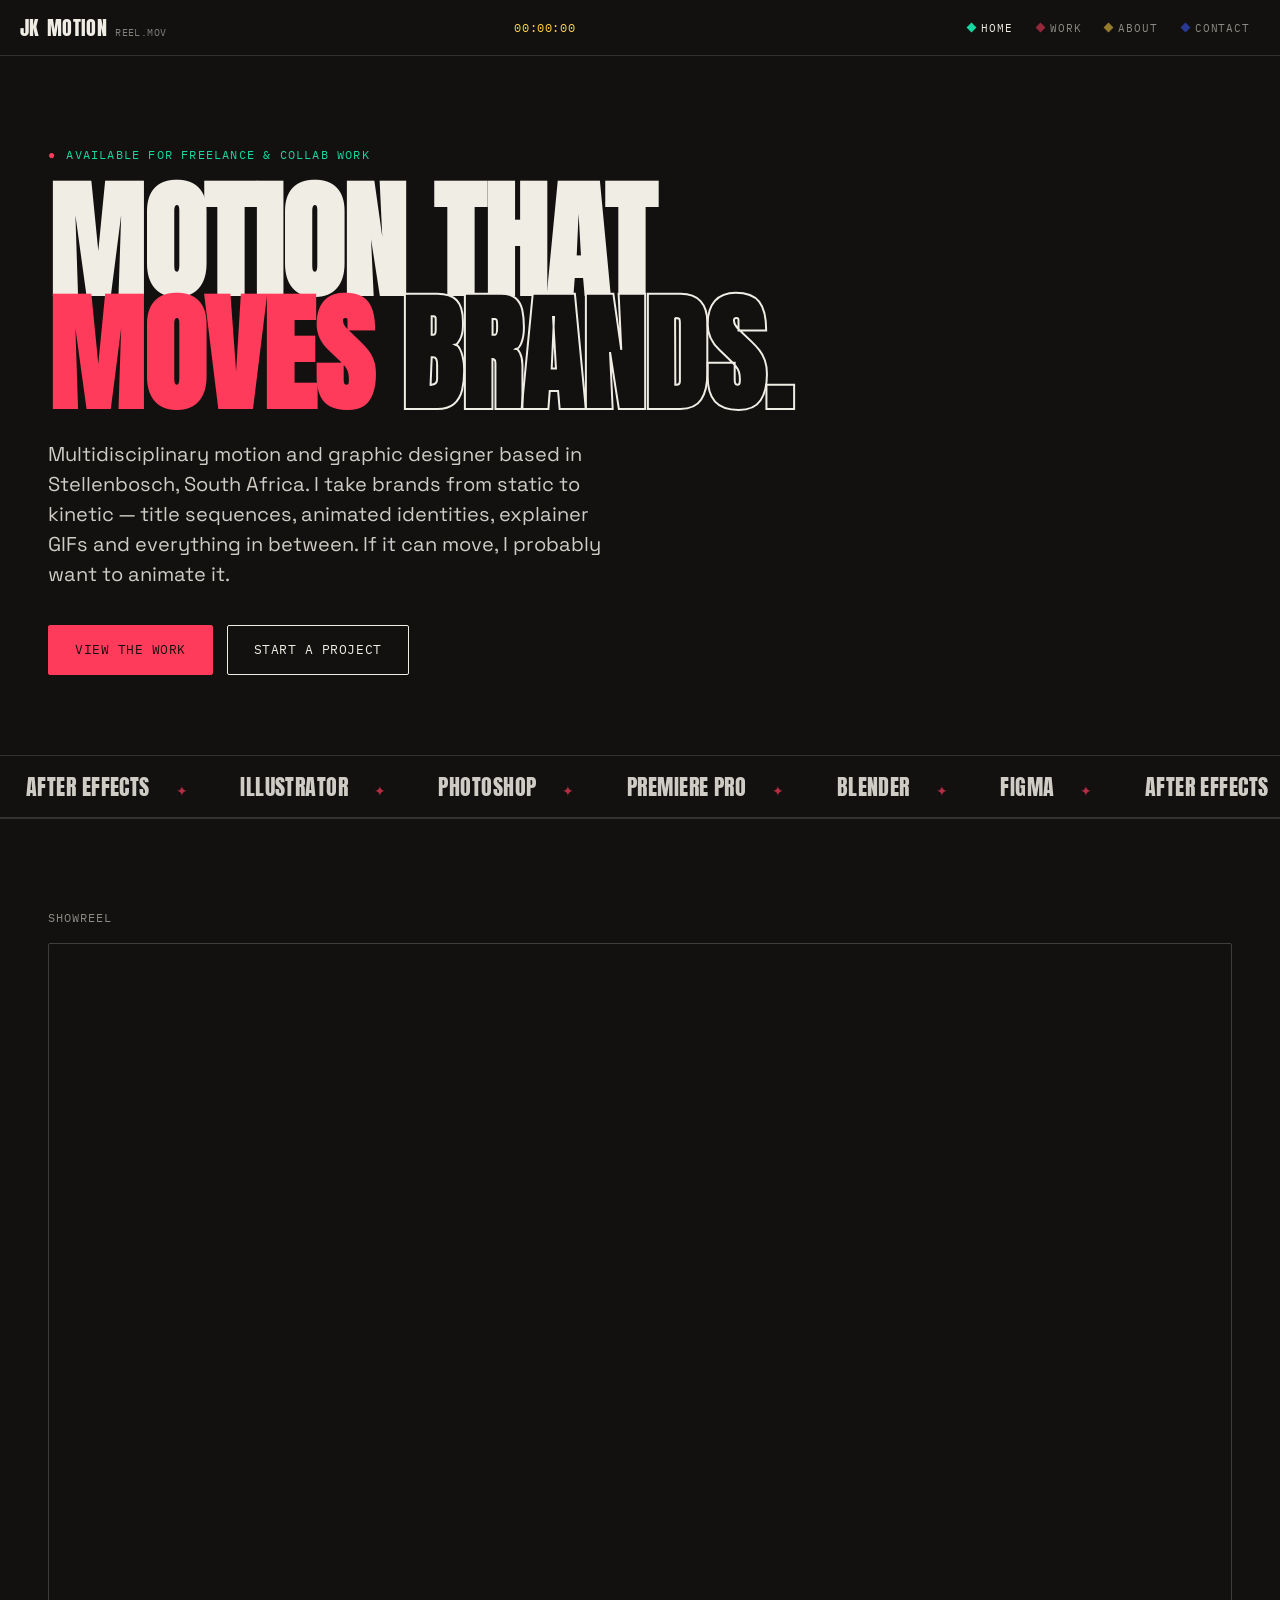
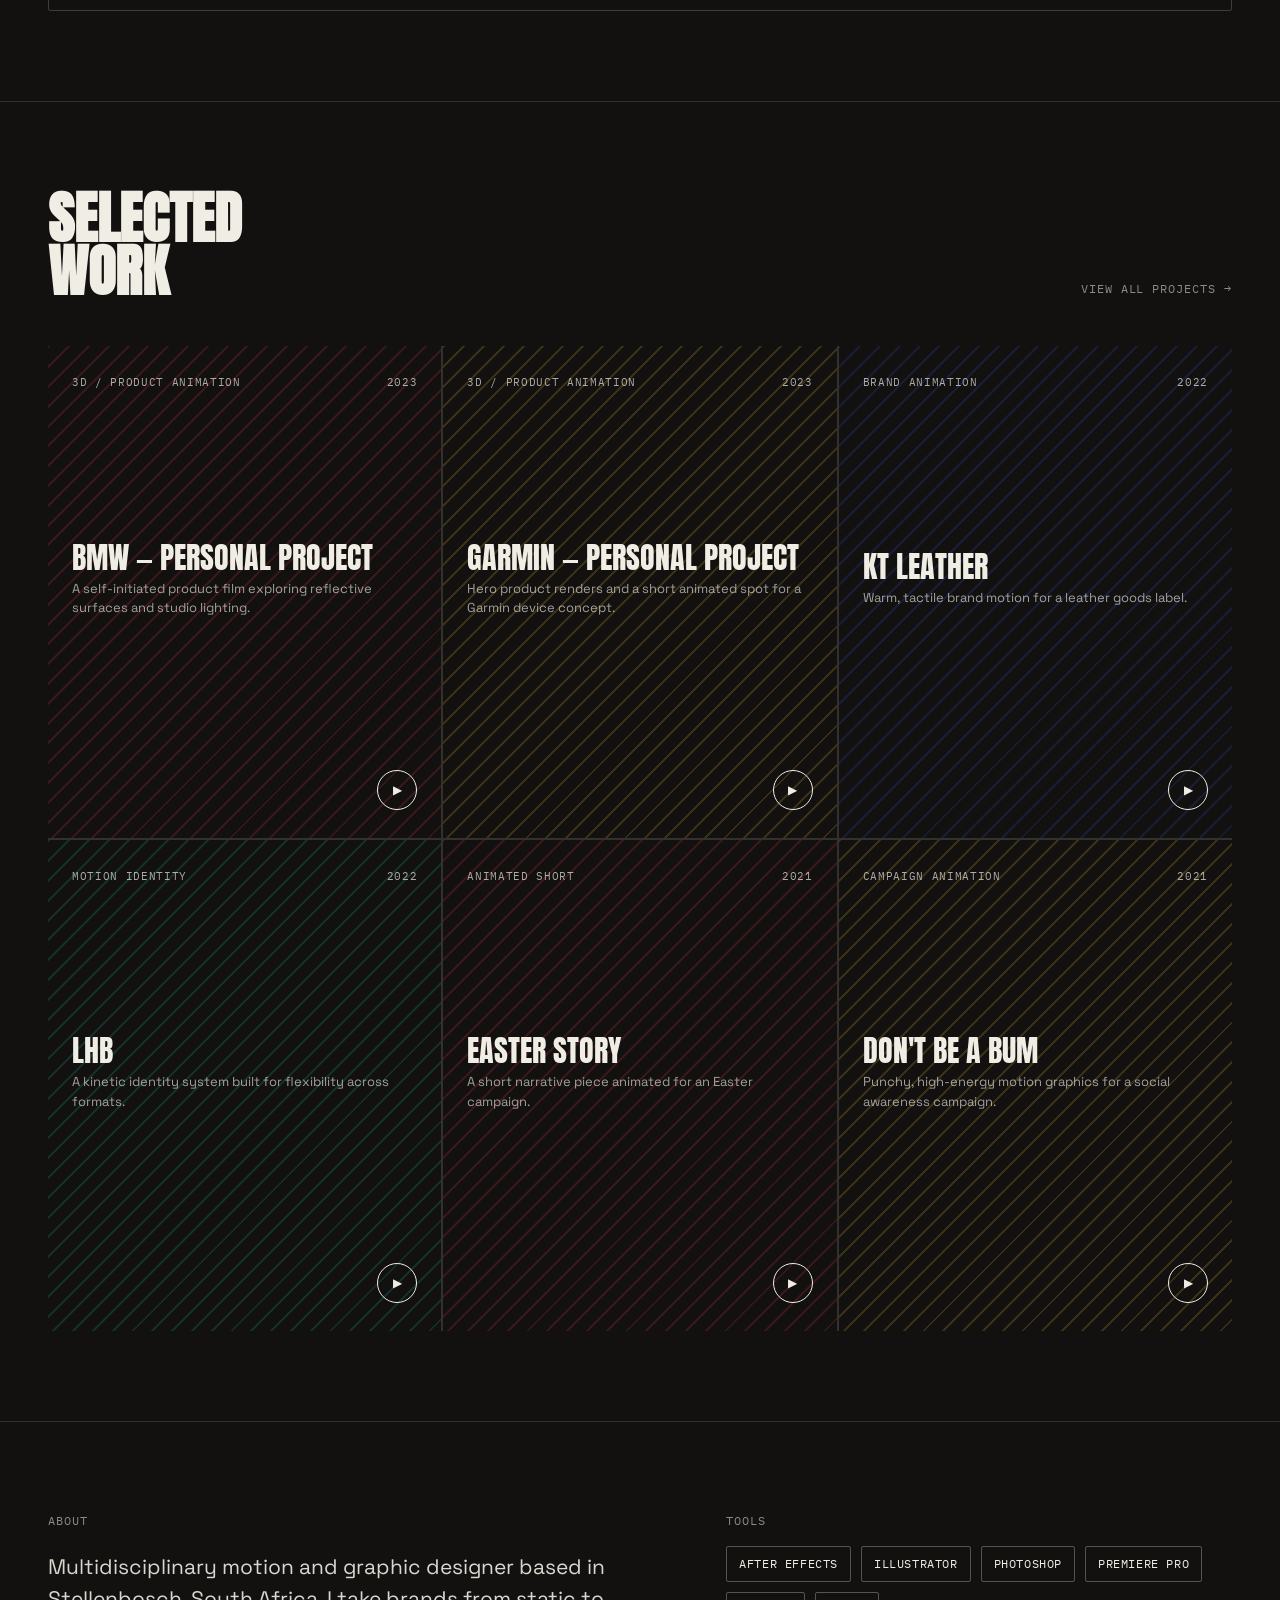
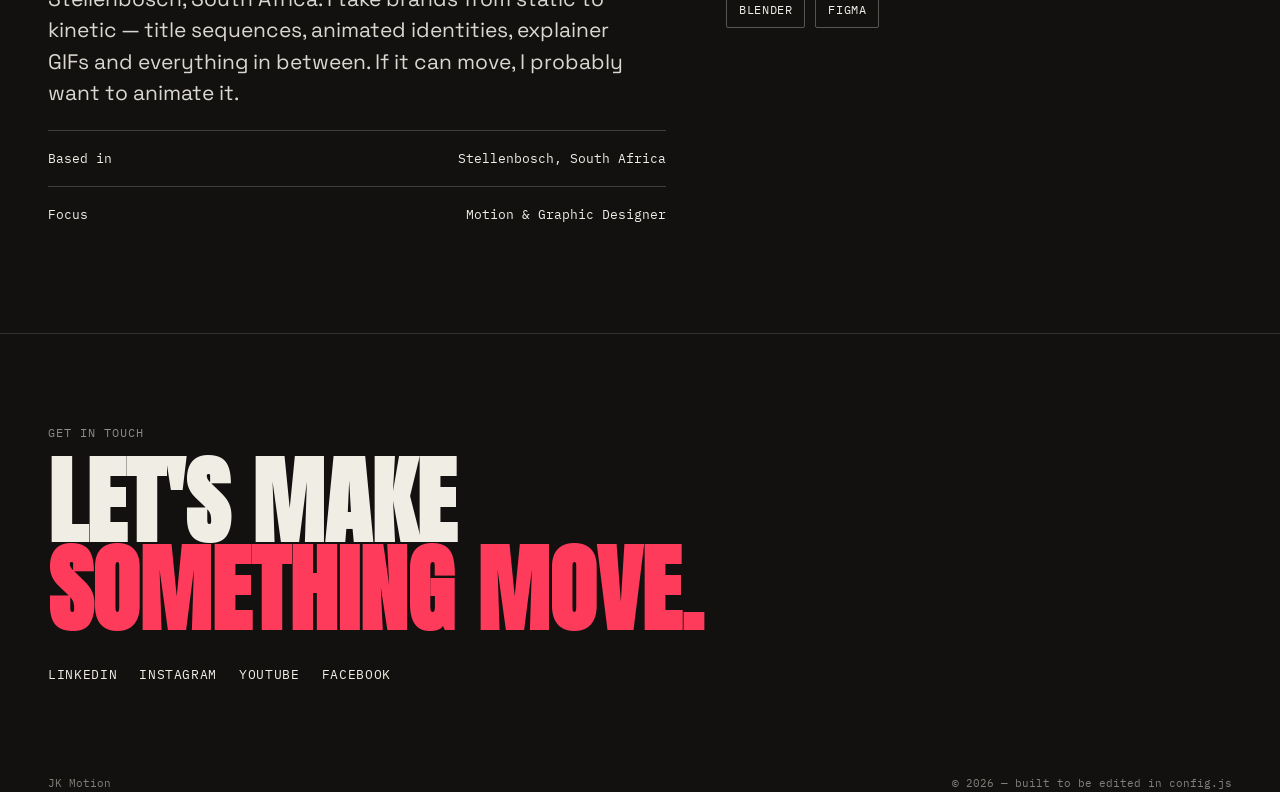
<file: index.html>
<!DOCTYPE html>
<html lang="en">
<head>
<meta charset="UTF-8">
<meta name="viewport" content="width=device-width, initial-scale=1">
<title>JK Motion — Jason Knoetze, Motion &amp; Graphic Designer</title>
<meta name="description" content="Jason Knoetze — multidisciplinary motion and graphic designer based in Stellenbosch, South Africa.">
<link rel="preconnect" href="https://fonts.googleapis.com">
<link href="https://fonts.googleapis.com/css2?family=Anton&family=Space+Grotesk:wght@400;500;600&family=IBM+Plex+Mono:wght@400;500&display=swap" rel="stylesheet">
<link rel="stylesheet" href="styles.css">
</head>
<body data-work-limit="6">

<header class="scrubber">
  <div class="scrubber__track"></div>
  <div class="scrubber__inner">
    <a href="index.html" class="scrubber__brand">JK<span>MOTION</span><small>REEL.MOV</small></a>
    <span class="scrubber__code">00:00:00</span>
    <button class="scrubber__menu-btn" aria-label="Toggle menu">&#9776;</button>
    <nav class="scrubber__nav">
      <button class="scrubber__kf" data-key="home" data-target="home" onclick="location.href='index.html#home'">Home</button>
      <button class="scrubber__kf" data-key="work" data-target="work" onclick="location.href='index.html#work'">Work</button>
      <button class="scrubber__kf" data-key="about" data-target="about" onclick="location.href='index.html#about'">About</button>
      <button class="scrubber__kf" data-key="contact" data-target="contact" onclick="location.href='index.html#contact'">Contact</button>
    </nav>
  </div>
</header>

<main>
  <section class="hero" id="home" data-section="home">
    <div class="wrap">
      <div class="hero__eyebrow">Available for freelance &amp; collab work</div>
      <h1>
        <span>Motion that</span><br>
        <span class="accent">moves</span> <span class="line2">brands.</span>
      </h1>
      <p class="hero__sub" data-site="bio"></p>
      <div class="hero__actions">
        <a class="btn btn--fill" href="work.html">View the work</a>
        <a class="btn btn--ghost" data-site-href="email" href="#">Start a project</a>
      </div>
    </div>
  </section>

  <div class="marquee"><div class="marquee__track"></div></div>

  <section class="section" id="reel" data-section="reel">
    <div class="wrap">
      <div class="section__tag" style="margin-bottom:16px;">Showreel</div>
      <div class="video-embed">
        <iframe src="https://www.youtube-nocookie.com/embed/JCXV9Hhhalc" title="YouTube video player" frameborder="0" allow="accelerometer; autoplay; clipboard-write; encrypted-media; gyroscope; picture-in-picture; web-share" allowfullscreen></iframe>
      </div>
    </div>
  </section>

  <section class="section" id="work" data-section="work">
    <div class="wrap">
      <div class="section__head">
        <h2>Selected<br>Work</h2>
        <a class="section__tag" href="work.html">View all projects &rarr;</a>
      </div>
      <div class="grid" data-work-grid></div>
    </div>
  </section>

  <section class="section" id="about" data-section="about">
    <div class="wrap about">
      <div>
        <div class="section__tag" style="margin-bottom:16px;">About</div>
        <p data-site="bio"></p>
        <div class="stat"><span>Based in</span><span data-site="location"></span></div>
        <div class="stat"><span>Focus</span><span data-site="role"></span></div>
      </div>
      <div>
        <div class="section__tag" style="margin-bottom:16px;">Tools</div>
        <ul class="tool-list" data-tool-list></ul>
      </div>
    </div>
  </section>

  <section class="section contact" id="contact" data-section="contact">
    <div class="wrap">
      <div class="section__tag" style="margin-bottom:16px;">Get in touch</div>
      <h2>Let's make<br><a data-site-href="email" href="#">something move.</a></h2>
      <div class="social-list" data-social-list></div>
    </div>
  </section>
</main>

<footer class="wrap">
  <span data-site="brand"></span>
  <span>&copy; <span id="year"></span> — built to be edited in config.js</span>
</footer>

<script>document.getElementById('year').textContent = new Date().getFullYear();</script>
<script src="config.js"></script>
<script src="script.js"></script>
</body>
</html>
</file>
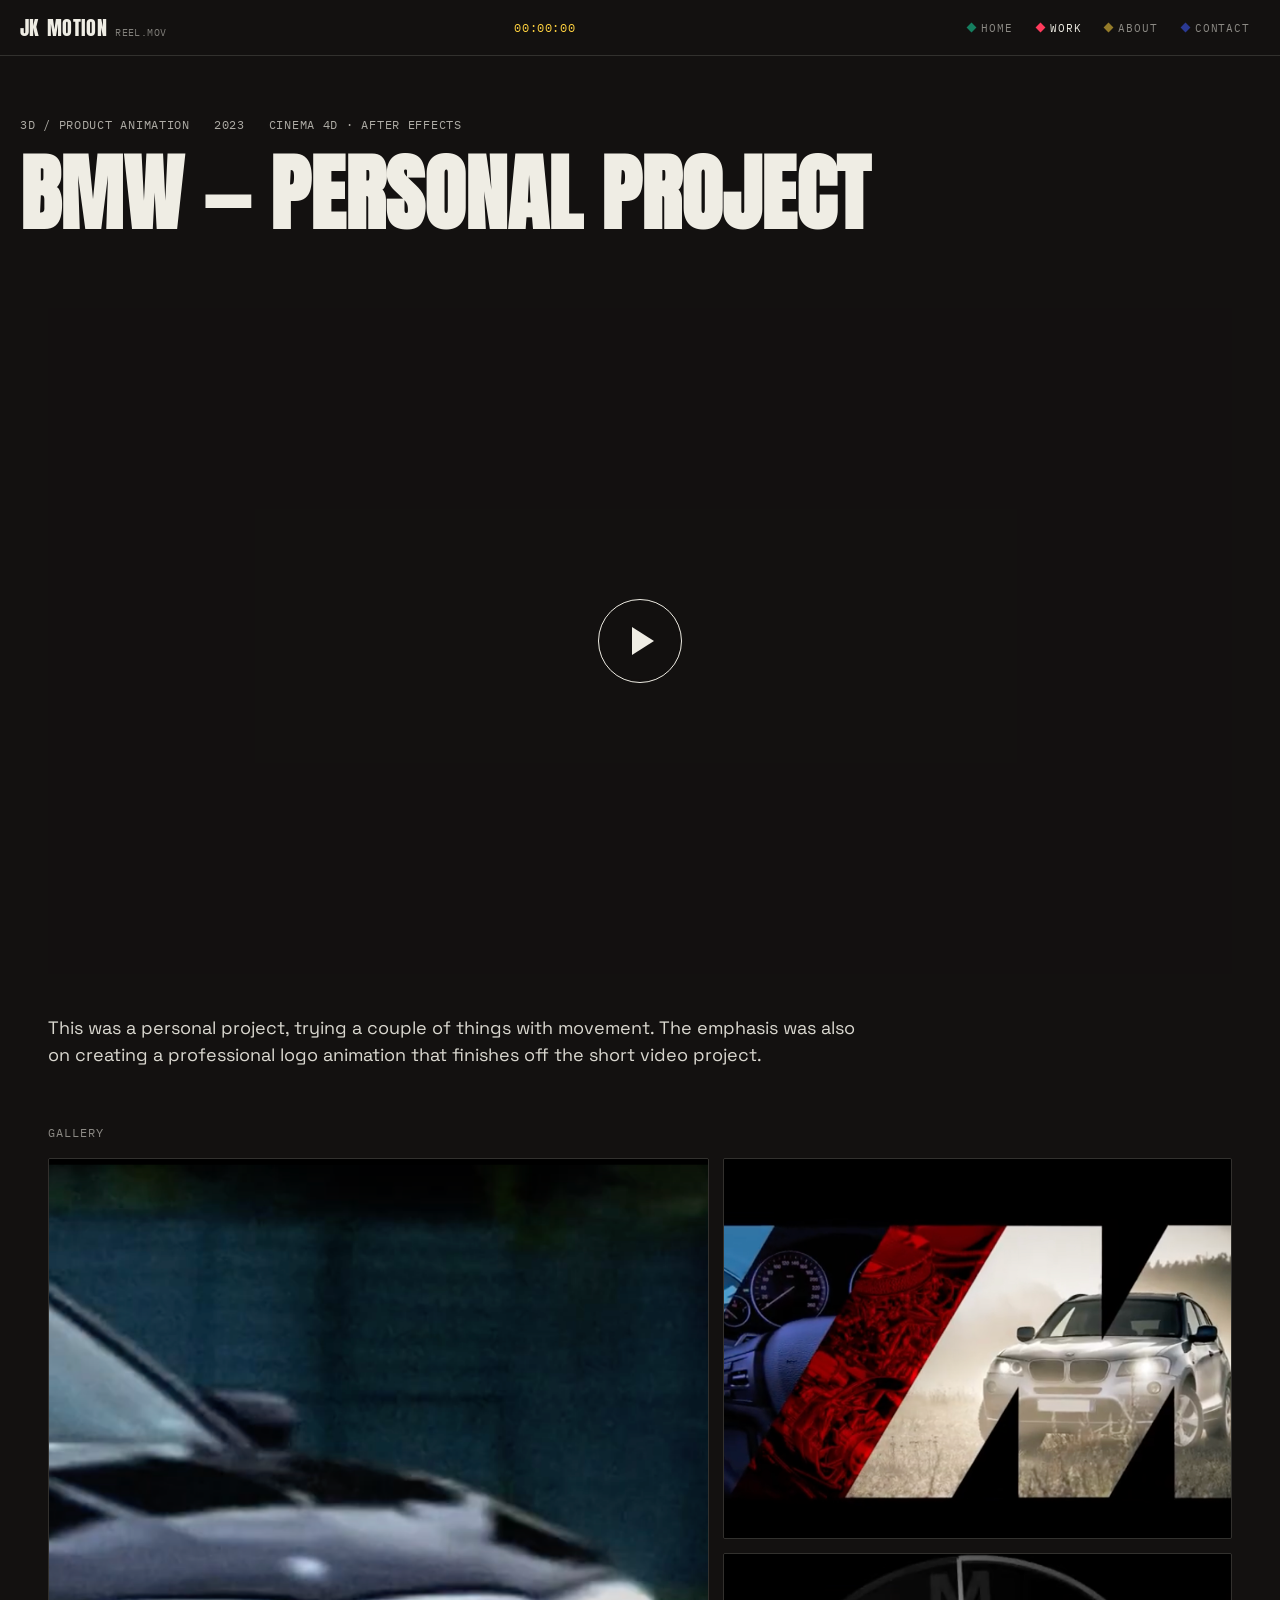
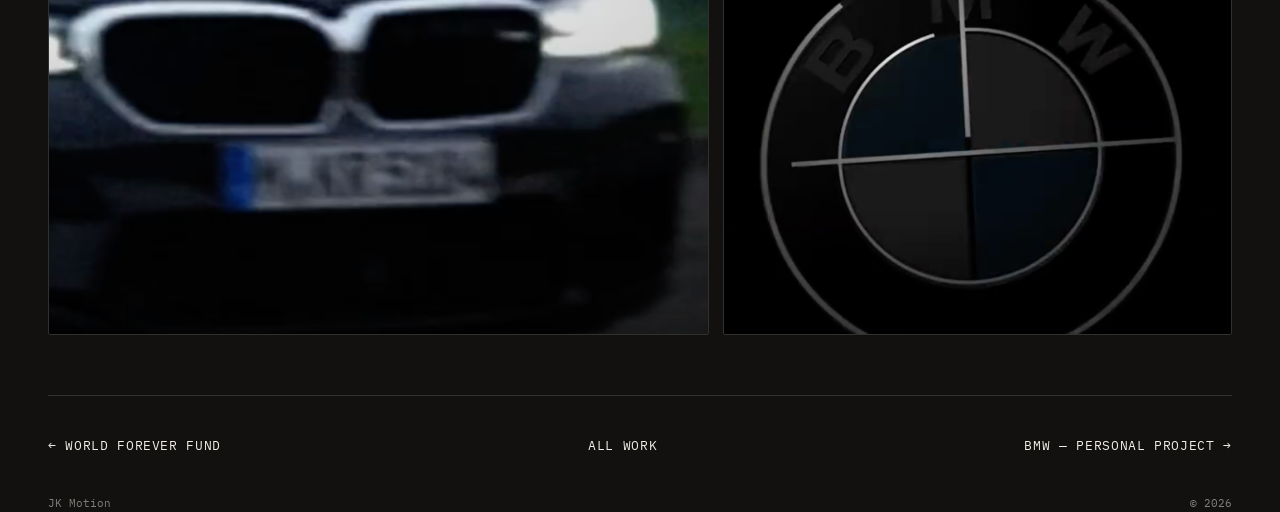
<file: project.html>
<!DOCTYPE html>
<html lang="en">
<head>
<meta charset="UTF-8">
<meta name="viewport" content="width=device-width, initial-scale=1">
<title>Project — JK Motion</title>
<link rel="preconnect" href="https://fonts.googleapis.com">
<link href="https://fonts.googleapis.com/css2?family=Anton&family=Space+Grotesk:wght@400;500;600&family=IBM+Plex+Mono:wght@400;500&display=swap" rel="stylesheet">
<link rel="stylesheet" href="styles.css">
</head>
<body>

<header class="scrubber">
  <div class="scrubber__track"></div>
  <div class="scrubber__inner">
    <a href="index.html" class="scrubber__brand">JK<span>MOTION</span><small>REEL.MOV</small></a>
    <span class="scrubber__code">00:00:00</span>
    <button class="scrubber__menu-btn" aria-label="Toggle menu">&#9776;</button>
    <nav class="scrubber__nav">
      <button class="scrubber__kf" data-key="home" onclick="location.href='index.html'">Home</button>
      <button class="scrubber__kf is-active" data-key="work" onclick="location.href='work.html'">Work</button>
      <button class="scrubber__kf" data-key="about" onclick="location.href='index.html#about'">About</button>
      <button class="scrubber__kf" data-key="contact" onclick="location.href='index.html#contact'">Contact</button>
    </nav>
  </div>
</header>

<main data-project-root></main>

<footer class="wrap">
  <span data-site="brand"></span>
  <span>&copy; <span id="year"></span></span>
</footer>

<script>document.getElementById('year').textContent = new Date().getFullYear();</script>
<script src="config.js"></script>
<script src="script.js"></script>
</body>
</html>
</file>
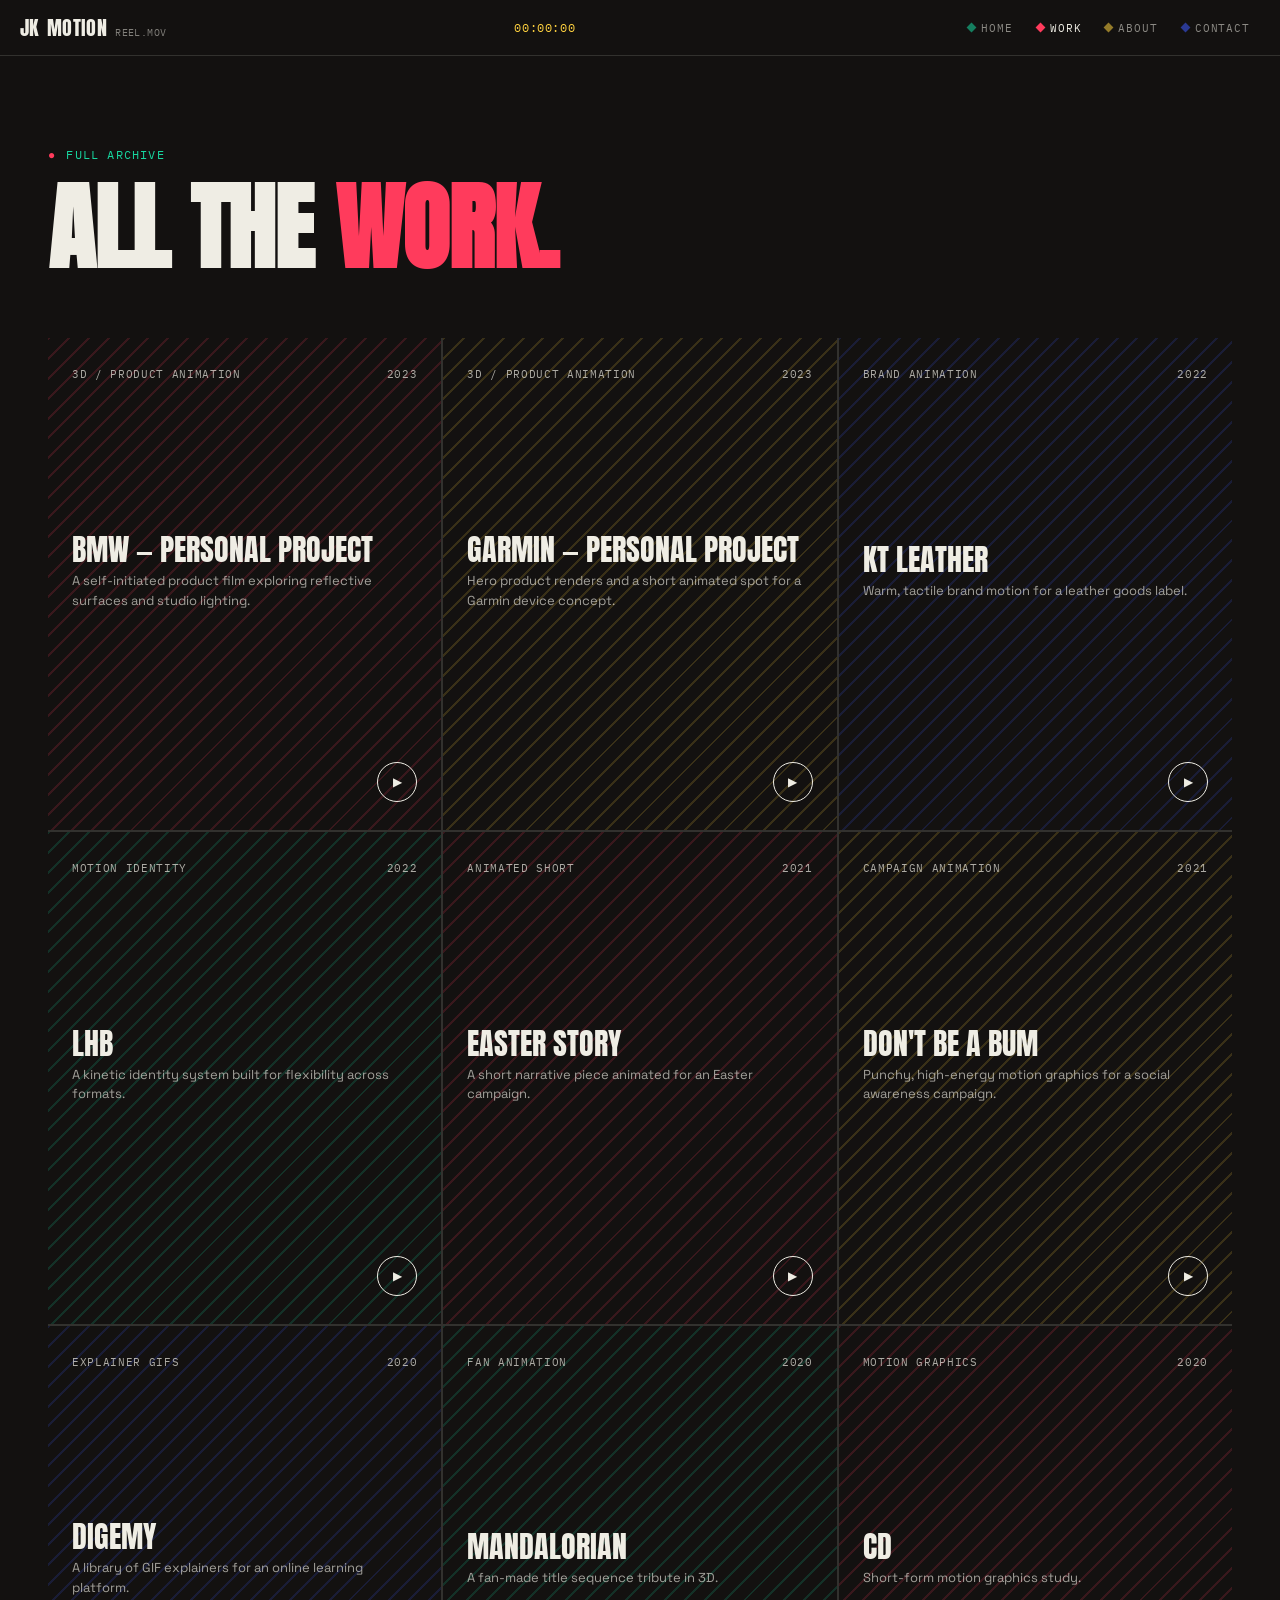
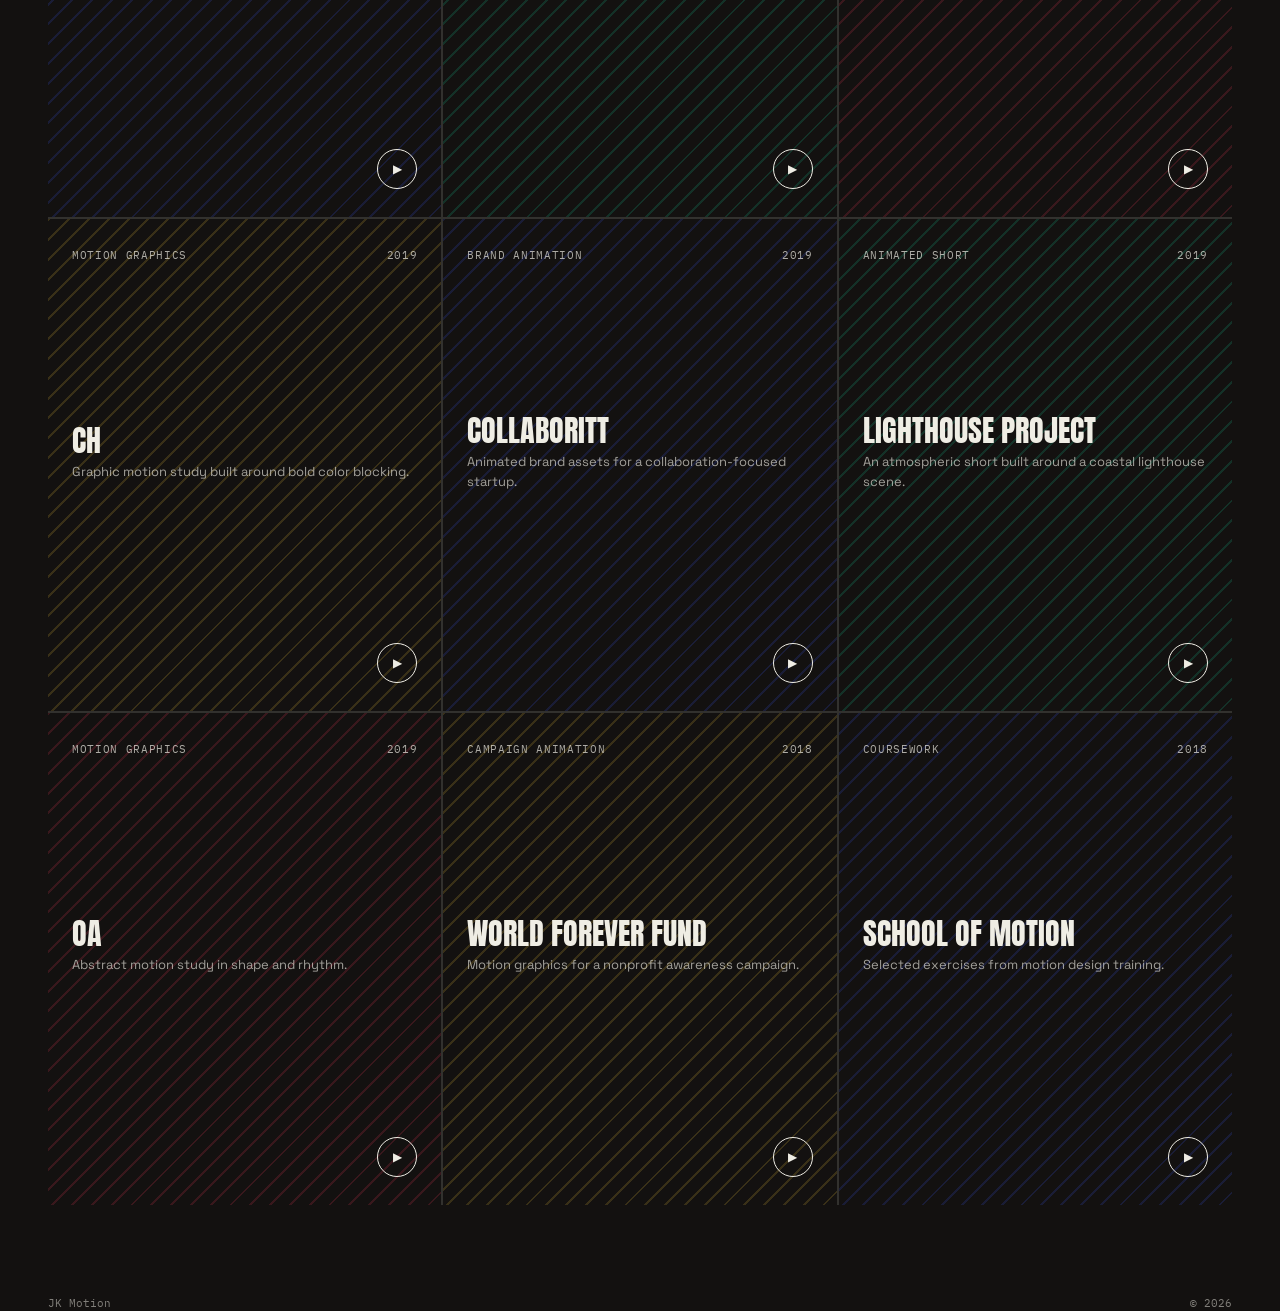
<file: work.html>
<!DOCTYPE html>
<html lang="en">
<head>
<meta charset="UTF-8">
<meta name="viewport" content="width=device-width, initial-scale=1">
<title>Work — JK Motion</title>
<link rel="preconnect" href="https://fonts.googleapis.com">
<link href="https://fonts.googleapis.com/css2?family=Anton&family=Space+Grotesk:wght@400;500;600&family=IBM+Plex+Mono:wght@400;500&display=swap" rel="stylesheet">
<link rel="stylesheet" href="styles.css">
</head>
<body>

<header class="scrubber">
  <div class="scrubber__track"></div>
  <div class="scrubber__inner">
    <a href="index.html" class="scrubber__brand">JK<span>MOTION</span><small>REEL.MOV</small></a>
    <span class="scrubber__code">00:00:00</span>
    <button class="scrubber__menu-btn" aria-label="Toggle menu">&#9776;</button>
    <nav class="scrubber__nav">
      <button class="scrubber__kf" data-key="home" onclick="location.href='index.html'">Home</button>
      <button class="scrubber__kf is-active" data-key="work">Work</button>
      <button class="scrubber__kf" data-key="about" onclick="location.href='index.html#about'">About</button>
      <button class="scrubber__kf" data-key="contact" onclick="location.href='index.html#contact'">Contact</button>
    </nav>
  </div>
</header>

<main>
  <section class="hero" style="padding-bottom:40px;">
    <div class="wrap">
      <div class="hero__eyebrow">Full archive</div>
      <h1 style="font-size:clamp(44px,8vw,96px);">All the <span class="accent">work.</span></h1>
    </div>
  </section>

  <section class="section" style="border-top:none; padding-top:0;">
    <div class="wrap">
      <div class="grid" data-work-grid></div>
    </div>
  </section>
</main>

<footer class="wrap">
  <span data-site="brand"></span>
  <span>&copy; <span id="year"></span></span>
</footer>

<script>document.getElementById('year').textContent = new Date().getFullYear();</script>
<script src="config.js"></script>
<script src="script.js"></script>
</body>
</html>
</file>
<file: styles.css>
/* ============================================================
   JK MOTION — DESIGN TOKENS
   Change these variables to re-theme the entire site.
   ============================================================ */
:root {
  --ink: #131110;
  --paper: #EFEDE4;
  --paper-dim: #E2DFD3;

  --pink: #FF3B5C;
  --yellow: #FFD23F;
  --blue: #3D5AFE;
  --mint: #17D7A0;

  --display: "Anton", Impact, sans-serif;
  --body: "Space Grotesk", "Helvetica Neue", Arial, sans-serif;
  --mono: "IBM Plex Mono", ui-monospace, monospace;

  --radius: 2px;
  --nav-h: 56px;
  --ease: cubic-bezier(.16,.84,.32,1);
}

* { box-sizing: border-box; }
html { scroll-behavior: smooth; }
@media (prefers-reduced-motion: reduce) {
  html { scroll-behavior: auto; }
  * { animation-duration: .001ms !important; animation-iteration-count: 1 !important; transition-duration: .001ms !important; }
}

body {
  margin: 0;
  background: var(--ink);
  color: var(--paper);
  font-family: var(--body);
  font-size: 16px;
  line-height: 1.5;
  -webkit-font-smoothing: antialiased;
}

a { color: inherit; text-decoration: none; }
img { max-width: 100%; display: block; }
::selection { background: var(--pink); color: var(--ink); }

.wrap { max-width: 1240px; margin: 0 auto; padding: 0 28px; }

/* ---------- Timeline scrubber (signature element) ---------- */
.scrubber {
  position: fixed; top: 0; left: 0; right: 0; z-index: 100;
  height: var(--nav-h);
  background: var(--ink);
  border-bottom: 1px solid rgba(239,237,228,.14);
  display: flex; align-items: center;
}
.scrubber__track {
  position: absolute; bottom: -1px; left: 0; height: 3px;
  background: var(--yellow);
  width: 0%;
  transition: width .1s linear;
}
.scrubber__inner {
  width: 100%; display: flex; align-items: center; justify-content: space-between;
  padding: 0 20px; gap: 16px;
}
.scrubber__brand {
  font-family: var(--display); font-size: 20px; letter-spacing: .02em;
  display: flex; align-items: baseline; gap: 8px;
}
.scrubber__brand small {
  font-family: var(--mono); font-size: 10px; color: var(--paper); opacity: .5; font-weight: 400;
}
.scrubber__code {
  font-family: var(--mono); font-size: 12px; color: var(--yellow);
  letter-spacing: .05em; min-width: 96px;
}
.scrubber__nav { display: flex; align-items: center; gap: 4px; }
.scrubber__kf {
  display: flex; align-items: center; gap: 6px;
  font-family: var(--mono); font-size: 11px; text-transform: uppercase; letter-spacing: .08em;
  padding: 8px 10px; opacity: .55; transition: opacity .2s var(--ease);
  cursor: pointer; background: none; border: none; color: var(--paper);
}
.scrubber__kf:hover, .scrubber__kf.is-active { opacity: 1; }
.scrubber__kf::before {
  content: ""; width: 7px; height: 7px; background: var(--paper);
  transform: rotate(45deg); display: inline-block; flex: none;
}
.scrubber__kf[data-key="work"]::before { background: var(--pink); }
.scrubber__kf[data-key="about"]::before { background: var(--yellow); }
.scrubber__kf[data-key="contact"]::before { background: var(--blue); }
.scrubber__kf[data-key="home"]::before { background: var(--mint); }
.scrubber__menu-btn { display: none; background: none; border: none; color: var(--paper); font-size: 22px; cursor: pointer; }

@media (max-width: 760px) {
  .scrubber__code { display: none; }
  .scrubber__nav { display: none; }
  .scrubber__menu-btn { display: block; }
  .scrubber__nav.is-open {
    display: flex; position: fixed; top: var(--nav-h); left: 0; right: 0;
    flex-direction: column; background: var(--ink); padding: 10px 20px 20px;
    border-bottom: 1px solid rgba(239,237,228,.14);
  }
}

/* ---------- Marquee ---------- */
.marquee {
  border-top: 1px solid rgba(239,237,228,.14);
  border-bottom: 1px solid rgba(239,237,228,.14);
  overflow: hidden; white-space: nowrap; padding: 14px 0;
  background: var(--ink);
}
.marquee__track { display: inline-flex; animation: scroll 28s linear infinite; }
.marquee span {
  font-family: var(--display); font-size: 22px; text-transform: uppercase;
  letter-spacing: .02em; padding: 0 26px; opacity: .85;
}
.marquee span::after { content: "\2726"; margin-left: 26px; color: var(--pink); font-size: 14px; opacity: .8; }
@keyframes scroll { from { transform: translateX(0); } to { transform: translateX(-50%); } }

/* ---------- Hero ---------- */
.hero {
  padding: calc(var(--nav-h) + 90px) 0 80px;
  position: relative; overflow: hidden;
}
.hero__eyebrow {
  font-family: var(--mono); font-size: 12px; letter-spacing: .1em; text-transform: uppercase;
  color: var(--mint); display: flex; align-items: center; gap: 10px; margin-bottom: 22px;
}
.hero__eyebrow::before { content: "\25CF"; color: var(--pink); animation: blink 1.6s step-start infinite; }
@keyframes blink { 50% { opacity: 0; } }

.hero h1 {
  font-family: var(--display); text-transform: uppercase;
  font-size: clamp(52px, 10vw, 128px); line-height: .88; margin: 0 0 28px; letter-spacing: -.01em;
}
.hero h1 .line2 { color: var(--ink); -webkit-text-stroke: 2px var(--paper); }
.hero h1 .accent { color: var(--pink); }

.hero__sub {
  max-width: 560px; font-size: clamp(16px, 2vw, 20px); opacity: .85; margin: 0 0 36px;
}
.hero__actions { display: flex; gap: 14px; flex-wrap: wrap; }

.btn {
  font-family: var(--mono); font-size: 13px; letter-spacing: .04em; text-transform: uppercase;
  padding: 14px 26px; border: 1px solid var(--paper); border-radius: var(--radius);
  transition: transform .25s var(--ease), background .25s var(--ease), color .25s var(--ease);
  display: inline-block;
}
.btn:hover { transform: translate(-2px,-2px); }
.btn--fill { background: var(--pink); border-color: var(--pink); color: var(--ink); }
.btn--fill:hover { background: var(--yellow); border-color: var(--yellow); }
.btn--ghost:hover { background: var(--paper); color: var(--ink); }

/* ---------- Section headers ---------- */
.section { padding: 90px 0; border-top: 1px solid rgba(239,237,228,.14); }
.video-embed { position: relative; width: 100%; padding-top: 56.25%; border: 1px solid rgba(239,237,228,.2); border-radius: var(--radius); overflow: hidden; }
.video-embed iframe { position: absolute; inset: 0; width: 100%; height: 100%; border: 0; }
.section__head {
  display: flex; align-items: flex-end; justify-content: space-between;
  gap: 20px; margin-bottom: 48px; flex-wrap: wrap;
}
.section__head h2 {
  font-family: var(--display); text-transform: uppercase; font-size: clamp(34px, 5vw, 56px);
  margin: 0; line-height: .95;
}
.section__tag {
  font-family: var(--mono); font-size: 12px; text-transform: uppercase; letter-spacing: .08em; opacity: .55;
}

/* ---------- Work grid ---------- */
.grid { display: grid; grid-template-columns: repeat(3, 1fr); gap: 2px; background: rgba(239,237,228,.14); }
@media (max-width: 900px) { .grid { grid-template-columns: repeat(2, 1fr); } }
@media (max-width: 600px) { .grid { grid-template-columns: 1fr; } }

.card {
  position: relative; background: var(--ink); padding: 28px 24px; aspect-ratio: 4/5;
  display: flex; flex-direction: column; justify-content: space-between; overflow: hidden;
  transition: background .3s var(--ease);
}
.card:hover { background: var(--card-accent, var(--pink)); }
.card[data-accent="pink"] { --card-accent: var(--pink); }
.card[data-accent="yellow"] { --card-accent: var(--yellow); }
.card[data-accent="blue"] { --card-accent: var(--blue); }
.card[data-accent="mint"] { --card-accent: var(--mint); }

.card__ph {
  position: absolute; inset: 0; opacity: .16;
  background: repeating-linear-gradient(135deg, var(--card-accent, var(--pink)) 0 2px, transparent 2px 14px);
}
.card__top {
  position: relative; display: flex; justify-content: space-between; font-family: var(--mono);
  font-size: 11px; text-transform: uppercase; letter-spacing: .06em; opacity: .7;
}
.card:hover .card__top { color: var(--ink); opacity: .85; }
.card__title {
  position: relative; font-family: var(--display); text-transform: uppercase;
  font-size: clamp(22px, 2.6vw, 30px); line-height: 1; margin: 0 0 6px;
}
.card:hover .card__title { color: var(--ink); }
.card__cat { position: relative; font-size: 13px; opacity: .65; }
.card:hover .card__cat { color: var(--ink); opacity: .8; }
.card__play {
  position: relative; width: 40px; height: 40px; border: 1px solid currentColor;
  border-radius: 50%; display: flex; align-items: center; justify-content: center;
  font-size: 12px; align-self: flex-end; transition: transform .3s var(--ease);
}
.card:hover .card__play { transform: scale(1.12); color: var(--ink); }

/* ---------- About ---------- */
.about { display: grid; grid-template-columns: 1.1fr .9fr; gap: 60px; align-items: start; }
@media (max-width: 800px) { .about { grid-template-columns: 1fr; } }
.about p { font-size: clamp(17px, 2vw, 21px); opacity: .9; max-width: 46ch; }
.tool-list { list-style: none; margin: 0; padding: 0; display: flex; flex-wrap: wrap; gap: 10px; }
.tool-list li {
  font-family: var(--mono); font-size: 12px; text-transform: uppercase; letter-spacing: .05em;
  border: 1px solid rgba(239,237,228,.3); padding: 8px 12px; border-radius: var(--radius);
}
.stat { border-top: 1px solid rgba(239,237,228,.2); padding: 18px 0; display: flex; justify-content: space-between; font-family: var(--mono); font-size: 13px; }

/* ---------- Contact ---------- */
.contact h2 { font-family: var(--display); text-transform: uppercase; font-size: clamp(40px, 8vw, 96px); line-height: .92; margin: 0 0 30px; }
.contact h2 a { color: var(--pink); }
.contact h2 a:hover { color: var(--yellow); }
.social-list { display: flex; gap: 22px; flex-wrap: wrap; margin-top: 30px; }
.social-list a { font-family: var(--mono); text-transform: uppercase; font-size: 13px; letter-spacing: .05em; border-bottom: 1px solid transparent; }
.social-list a:hover { border-color: var(--pink); color: var(--pink); }

footer { padding: 30px 0 50px; font-family: var(--mono); font-size: 11px; opacity: .5; display: flex; justify-content: space-between; flex-wrap: wrap; gap: 10px; }

/* ---------- Project detail page ---------- */
.project-hero { padding: calc(var(--nav-h) + 60px) 0 50px; }
.project-hero__meta { display: flex; gap: 24px; flex-wrap: wrap; font-family: var(--mono); font-size: 12px; text-transform: uppercase; letter-spacing: .06em; opacity: .7; margin-bottom: 20px; }
.project-hero h1 { font-family: var(--display); text-transform: uppercase; font-size: clamp(38px, 7vw, 84px); line-height: .95; margin: 0 0 24px; }
.project-media { aspect-ratio: 16/9; margin-bottom: 40px; position: relative; overflow: hidden; }
.project-media__ph { position: absolute; inset: 0; display: flex; align-items: center; justify-content: center; font-family: var(--mono); font-size: 13px; text-transform: uppercase; letter-spacing: .08em; opacity: .6; }
.project-body { max-width: 68ch; font-size: 18px; opacity: .9; }

.video-player { position: absolute; inset: 0; width: 100%; height: 100%; }
.video-player video { width: 100%; height: 100%; object-fit: cover; display: block; background: var(--ink); }
.video-player__play {
  position: absolute; inset: 0; width: 100%; height: 100%; display: flex; align-items: center; justify-content: center;
  background: rgba(19,17,16,.28); border: none; cursor: pointer; padding: 0;
  transition: background .35s var(--ease);
}
.video-player__play:hover { background: rgba(19,17,16,.42); }
.video-player__ring {
  position: relative; width: 84px; height: 84px; border-radius: 50%;
  border: 1px solid var(--paper); display: flex; align-items: center; justify-content: center;
  background: rgba(19,17,16,.35); backdrop-filter: blur(2px);
  transition: transform .35s var(--ease), background .35s var(--ease), border-color .35s var(--ease);
}
.video-player__play:hover .video-player__ring { transform: scale(1.1); background: var(--pink); border-color: var(--pink); }
.video-player__tri {
  width: 0; height: 0; margin-left: 6px;
  border-top: 14px solid transparent; border-bottom: 14px solid transparent; border-left: 22px solid var(--paper);
}
.video-player.is-playing .video-player__play { opacity: 0; pointer-events: none; }

.project-gallery {
  display: grid; grid-template-columns: 1.3fr 1fr; grid-template-rows: repeat(2, 1fr);
  gap: 14px; margin-top: 8px;
}
.project-gallery__item {
  position: relative; margin: 0; overflow: hidden; border-radius: var(--radius);
  border: 1px solid rgba(239,237,228,.14); aspect-ratio: 4/3;
}
.project-gallery__item--feature { grid-row: span 2; aspect-ratio: auto; }
.project-gallery__item img {
  width: 100%; height: 100%; object-fit: cover; display: block;
  transition: transform .6s var(--ease);
}
.project-gallery__item:hover img { transform: scale(1.05); }
.project-gallery__index {
  position: absolute; left: 12px; bottom: 12px; font-family: var(--mono); font-size: 11px;
  letter-spacing: .06em; color: var(--paper); background: rgba(19,17,16,.55);
  padding: 4px 9px; border-radius: var(--radius); opacity: 0; transition: opacity .3s var(--ease);
}
.project-gallery__item:hover .project-gallery__index { opacity: 1; }
@media (max-width: 700px) {
  .project-gallery { grid-template-columns: 1fr; grid-template-rows: none; }
  .project-gallery__item--feature { grid-row: auto; aspect-ratio: 4/3; }
}
@media (max-width: 480px) {
  .video-player__ring { width: 60px; height: 60px; }
  .video-player__tri { border-top-width: 10px; border-bottom-width: 10px; border-left-width: 16px; margin-left: 4px; }
}
.project-nav { display: flex; justify-content: space-between; padding: 40px 0; border-top: 1px solid rgba(239,237,228,.14); margin-top: 60px; font-family: var(--mono); text-transform: uppercase; font-size: 13px; letter-spacing: .05em; }
.project-nav a:hover { color: var(--pink); }
</file>
